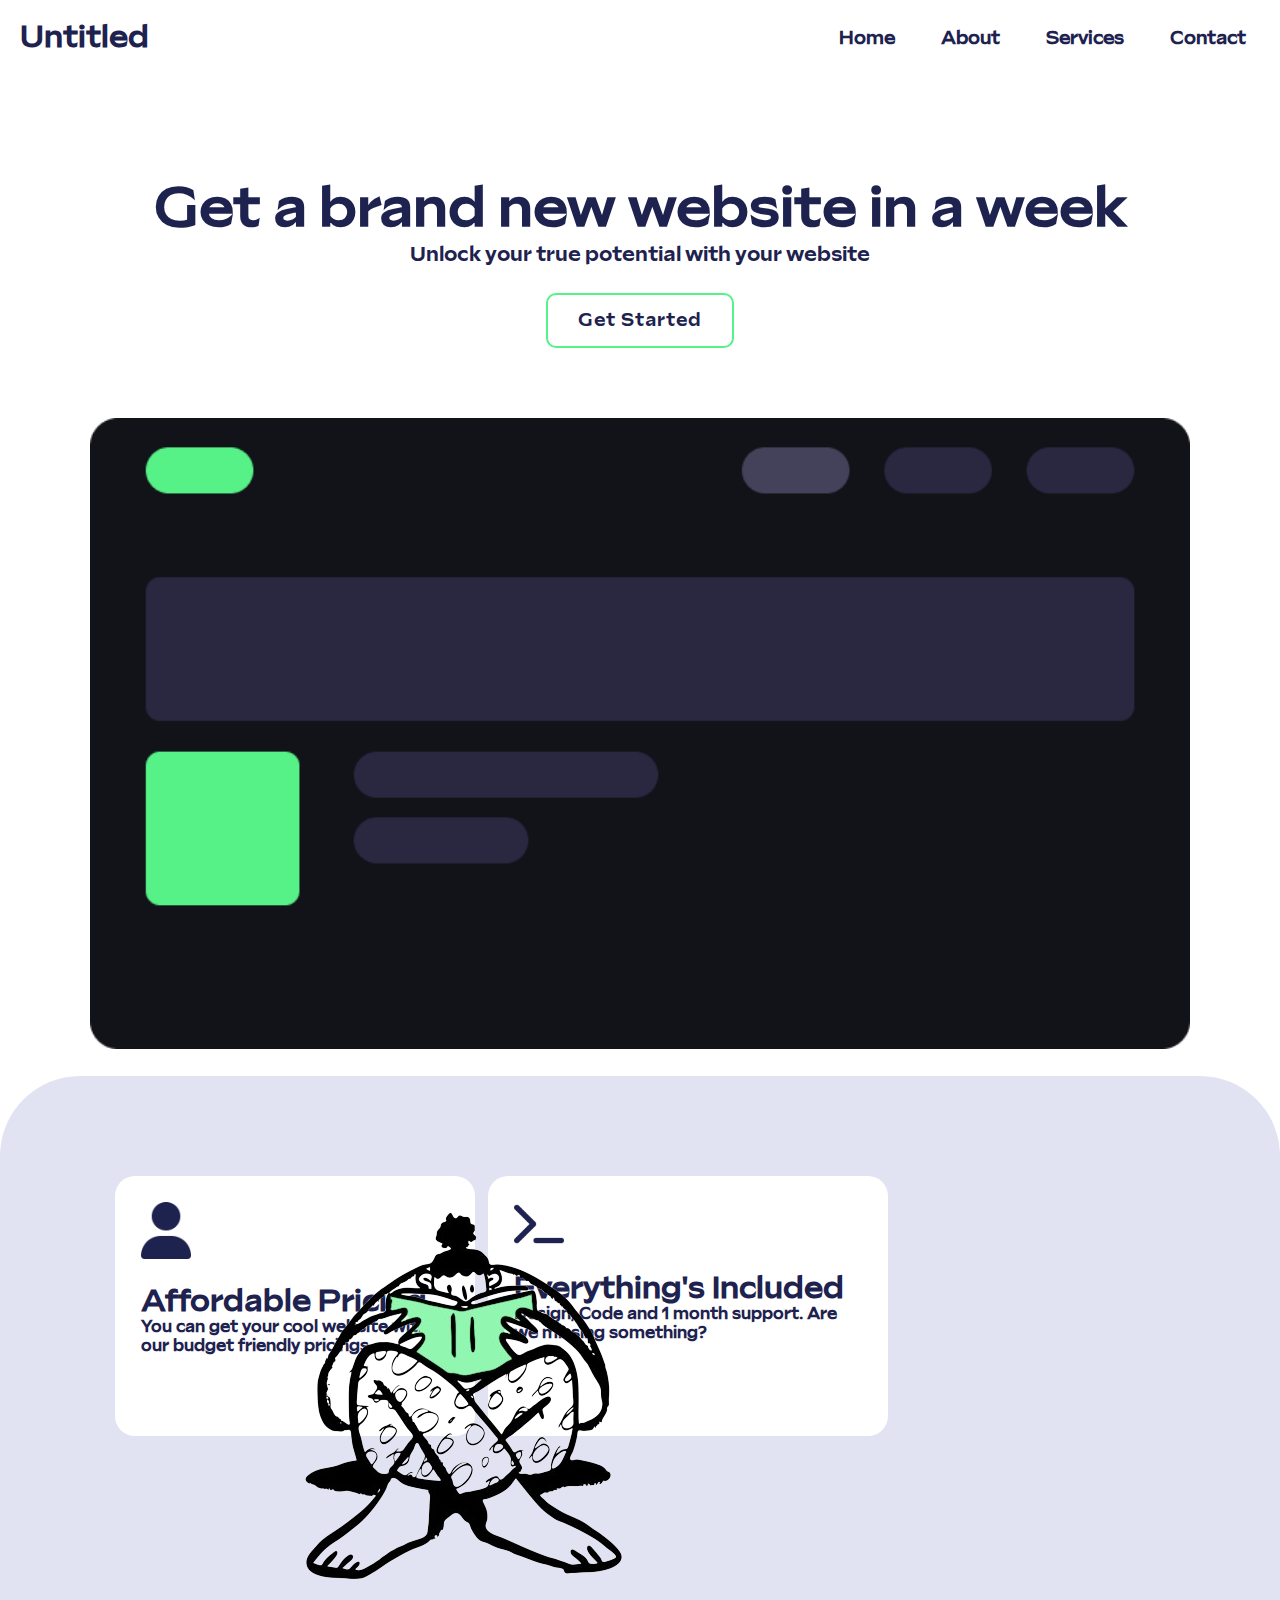
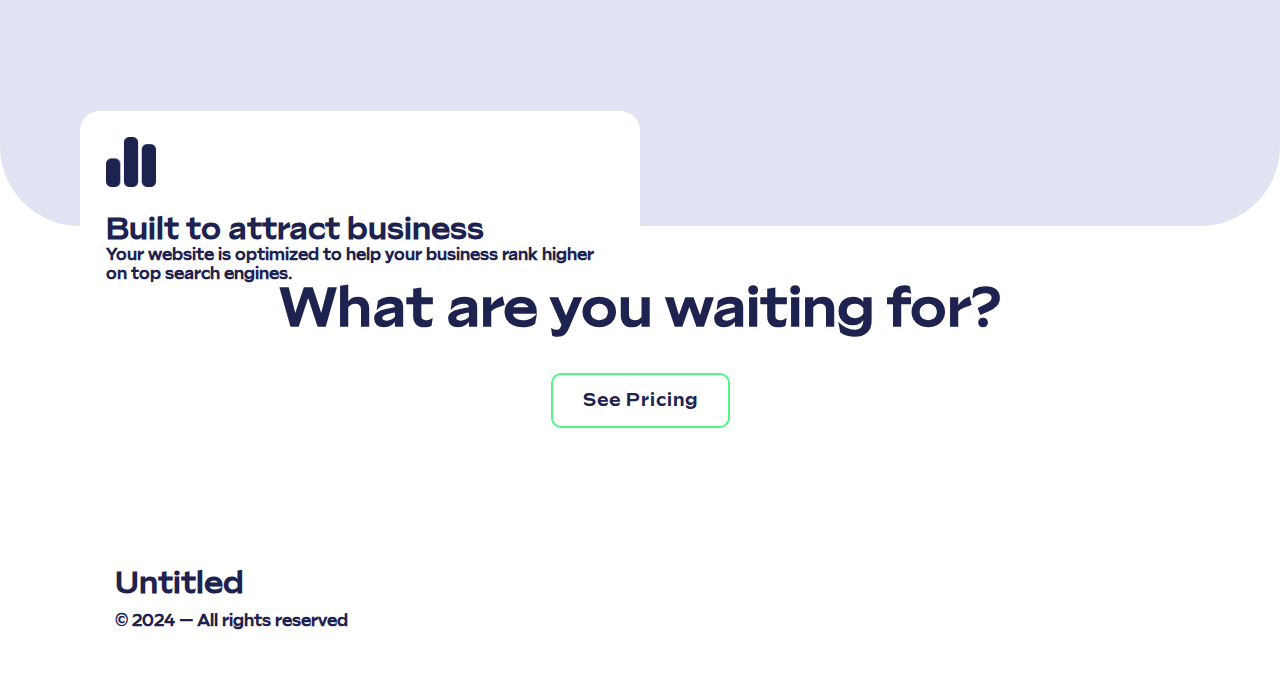
<file: index.html>
<!DOCTYPE html>
<html lang="en">
<head>
    <meta charset="UTF-8">
    <meta name="viewport" content="width=device-width, initial-scale=1.0">
    <link href="style.css" rel="stylesheet" type="text/css">
    <title>Untitled</title>
</head>
<body>
    <script src="index.js"></script>

     <!-- NAVBAR -->

    <nav class="navbar">
        <div class="logo">Untitled</div>

        <ul class="nav-links">
    
          <input type="checkbox" id="checkbox_toggle" />
          <label for="checkbox_toggle" class="hamburger">&#9776;</label>
    
          <div class="menu">
    
            <li><a href="#">Home</a></li>
            <li><a href="about.html">About</a></li>
            <li><a href="services.html">Services</a></li>
            <li><a href="contact.html">Contact</a></li>

          </div>
        </ul>
      </nav>

    <!-- HOME - 1 -->

    <div class="home-1">
      <h1 class="title-1">Get a brand new website in a week</h1>
      <p class="about-1">Unlock your true potential with your website</p>
      <a href="services.html"><button class="btn-1">Get Started</button></a>
      <img src="assets/Web-UI.png" class="web-ui">
    </div>

        <!-- HOME - 2 -->

    <div class="home-2">
      <div class="feature-1">
        <img src="assets/Image-1.png" class="Image-1">
        <h2 class="feature-title">Affordable Pricing</h2>
        <p class="feature-about">You can get your cool website with our budget friendly pricings</p>
      </div>
      <div class="feature-2">
        <img src="assets/Image-2.png" class="Image-2">
        <h2 class="feature-title">Everything's Included</h2>
        <p class="feature-about">Design, Code and 1 month support. Are we missing something?</p>
      </div>
      <div class="feature-3">
        <img src="assets/Image-3.png" class="Image-3">
        <h2 class="feature-title">Built to attract business</h2>
        <p class="feature-about">Your website is optimized to help your business rank higher on top search engines.</p>
      </div>
      <img src="assets/Image-4.png" class="Image-4">
    </div>

    <!-- HOME - 3 -->

    <div class="home-3">
      <h1 class="home-3-title">What are you waiting for?</h1>
      <a href="services.html"><button class="home-3-btn">See Pricing</button></a>
    </div>

    <!-- ENDING -->
     <footer>
    <div class="ending">
      <h2 class="ending-title">Untitled</h2>
      <p class="ending-text">© 2024 — All rights reserved</p>
    </div>
     </footer>
</body>
</html>
</file>
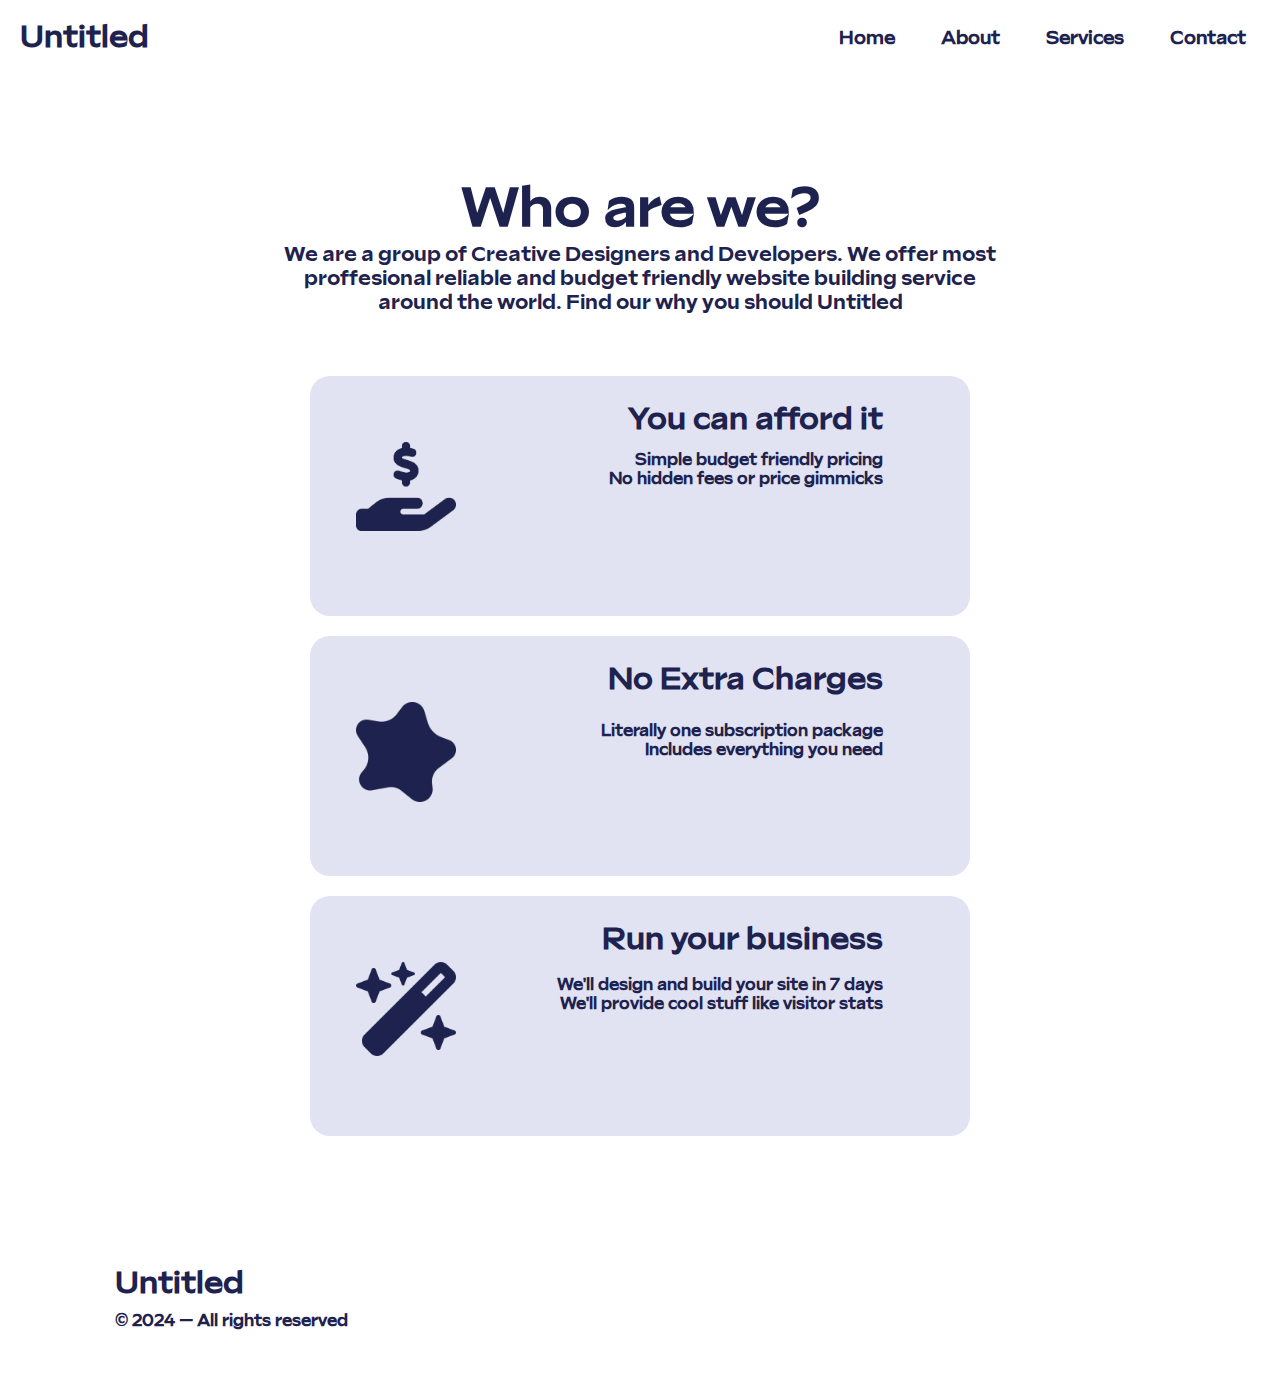
<file: about.html>
<!DOCTYPE html>
<html lang="en">
<head>
    <meta charset="UTF-8">
    <meta name="viewport" content="width=device-width, initial-scale=1.0">
    <link href="style.css" rel="stylesheet" type="text/css">
    <title>Untitled - About</title>
</head>
<body>
    <script src="index.js"></script>

     <!-- NAVBAR -->

    <nav class="navbar">
        <div class="logo">Untitled</div>

        <ul class="nav-links">
    
          <input type="checkbox" id="checkbox_toggle" />
          <label for="checkbox_toggle" class="hamburger">&#9776;</label>
    
          <div class="menu">
    
            <li><a href="index.html">Home</a></li>
            <li><a href="#">About</a></li>
            <li><a href="services.html">Services</a></li>
            <li><a href="contact.html">Contact</a></li>

          </div>
        </ul>
      </nav>

      <!-- ABOUT - 1 -->

      <div class="about-1">
        <h1 class="about-1-title">Who are we?</h1>
        <p class="about-1-about">We are a group of Creative Designers and Developers.
            We offer most<br>proffesional reliable and budget friendly website building service<br> around the world. Find
            our why you should Untitled</p>
      </div>

      <!-- ABOUT - 2 -->

      <div class="about-2">
        <div class="about-feature-1">
            <img src="assets/Image-5.png" class="Image-5">
            <h2 class="about-feature-title">You can afford it</h2>
            <p class="about-feature-about">Simple budget friendly pricing</p>
            <p class="about-feature-about">No hidden fees or price gimmicks</p>
      </div>
        <div class="about-feature-2">
            <img src="assets/Image-6.png" class="Image-6">
            <h2 class="about-feature-title">No Extra Charges</h2>
            <p class="about-feature-about">Literally one subscription package</p>
            <p class="about-feature-about">Includes everything you need</p>
      </div>
        <div class="about-feature-3">
            <img src="assets/Image-7.png" class="Image-7">
            <h2 class="about-feature-title">Run your business</h2>
            <p class="about-feature-about">We'll design and build your site in 7 days</p>
            <p class="about-feature-about">We'll provide cool stuff like visitor stats</p>
      </div>
    </div>

    <!-- ENDING -->
    <footer>
    <div class="ending">
        <h2 class="ending-title">Untitled</h2>
        <p class="ending-text">© 2024 — All rights reserved</p>
      </div>
    </footer>
</body>
</html>
</file>
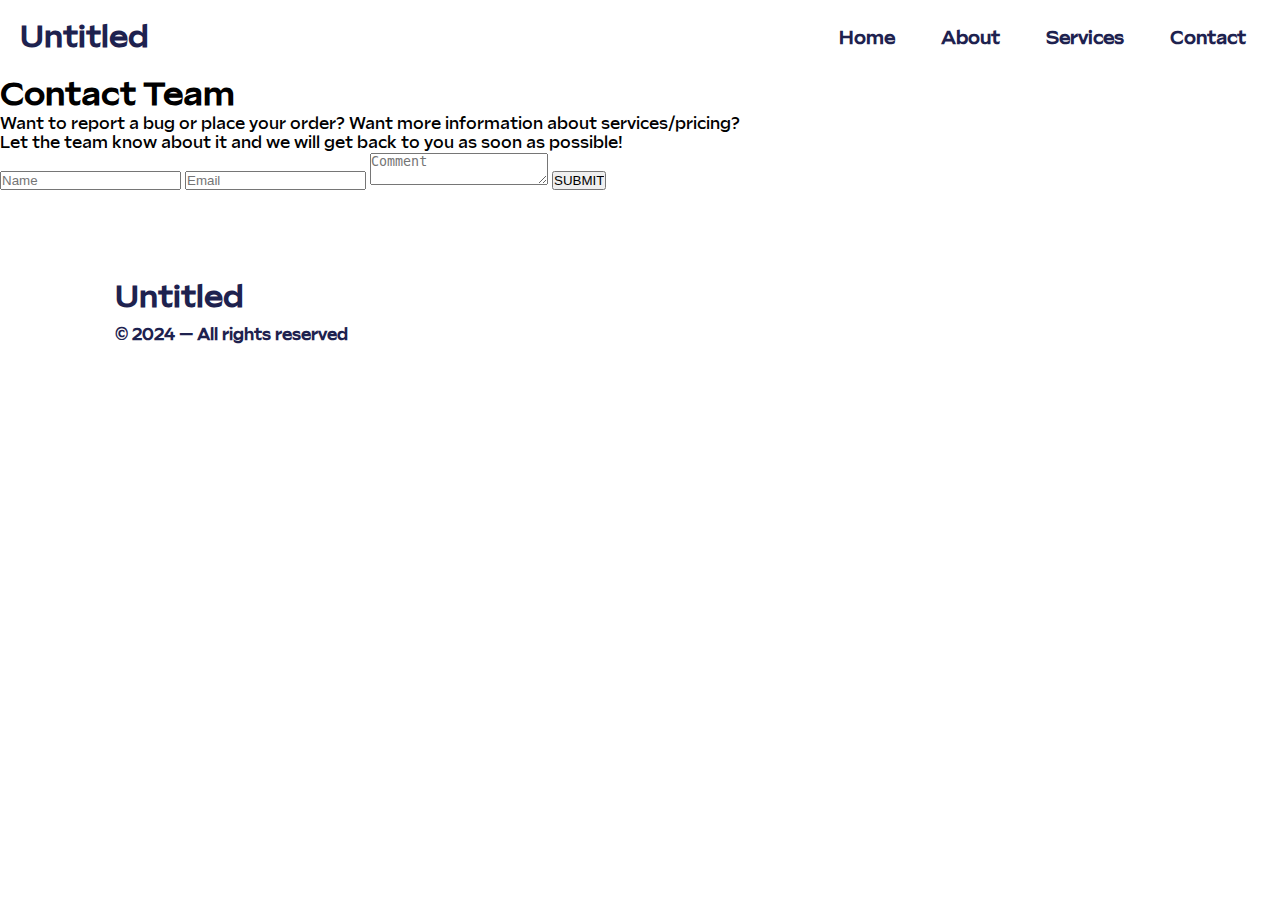
<file: contact.html>
<!DOCTYPE html>
<html lang="en">
<head>
    <meta charset="UTF-8">
    <meta name="viewport" content="width=device-width, initial-scale=1.0">
    <link href="style.css" rel="stylesheet" type="text/css">
    <title>Untitled - Contact</title>
</head>
<body>
    <script src="index.js"></script>

    <!-- NAVBAR -->

   <nav class="navbar">
       <div class="logo">Untitled</div>

       <ul class="nav-links">
   
         <input type="checkbox" id="checkbox_toggle" />
         <label for="checkbox_toggle" class="hamburger">&#9776;</label>
   
         <div class="menu">
   
           <li><a href="index.html">Home</a></li>
           <li><a href="about.html">About</a></li>
           <li><a href="services.html">Services</a></li>
           <li><a href="#">Contact</a></li>

         </div>
       </ul>
     </nav>

     <!-- CONTACT -->

     <div class="contact">
        <h1 class="contact-title">Contact Team</h1>
        <p class="contact-about">Want to report a bug or place your order? Want more information about services/pricing?<br>
         Let the team know about it and we will get back to you as soon as possible!</p>
     </div>
     <form action="https://api.web3forms.com/submit" method="POST"> 
        <input type="hidden" name="access_key" value="900164c8-d2ea-455a-a4e3-ab05c43c5d4b">     
        <input name="name" type="text" class="feedback-input" placeholder="Name" />   
        <input name="email" type="text" class="feedback-input" placeholder="Email" />
        <textarea name="text" class="feedback-input" placeholder="Comment"></textarea>
        <input type="submit" value="SUBMIT"/>
      </form>

    <!-- ENDING -->

    <div class="ending">
        <h2 class="ending-title">Untitled</h2>
        <p class="ending-text">© 2024 — All rights reserved</p>
      </div>
</body>
</html>
</file>
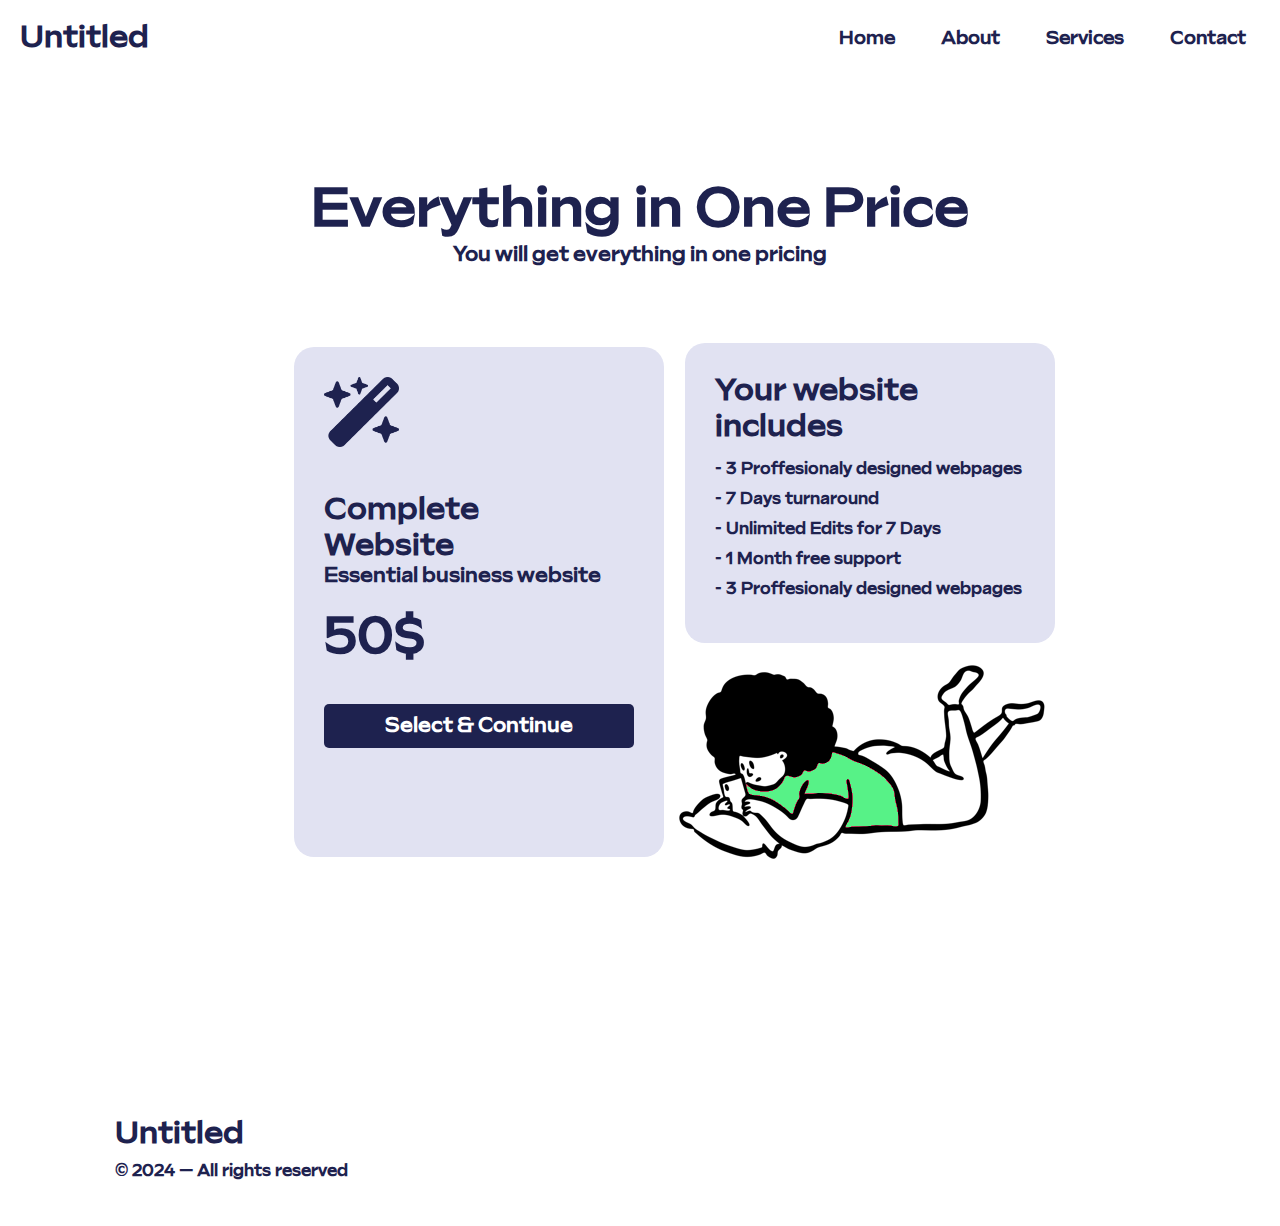
<file: services.html>
<!DOCTYPE html>
<html lang="en">
<head>
    <meta charset="UTF-8">
    <meta name="viewport" content="width=device-width, initial-scale=1.0">
    <link href="style.css" rel="stylesheet" type="text/css">
    <title>Untitled - Services</title>
</head>
<body>
    <script src="index.js"></script>

    <!-- NAVBAR -->

   <nav class="navbar">
       <div class="logo">Untitled</div>

       <ul class="nav-links">
   
         <input type="checkbox" id="checkbox_toggle" />
         <label for="checkbox_toggle" class="hamburger">&#9776;</label>
   
         <div class="menu">
   
           <li><a href="index.html">Home</a></li>
           <li><a href="about.html">About</a></li>
           <li><a href="#">Services</a></li>
           <li><a href="contact.html">Contact</a></li>

         </div>
       </ul>
     </nav>

     <!-- PRICING -->

     <div class="pricing">
        <h1 class="pricing-title">Everything in One Price</h1>
        <p class="pricing-about">You will get everything in one pricing</p>
        <div class="pricing-box">
            <img src="assets/Image-7.png" class="pricing-image">
            <h2 class="pricing-box-title">Complete Website</h2>
            <p class="pricing-box-about">Essential business website</p>
            <h2 class="price">50$</h2>
            <button class="purchase-btn">Select & Continue</button>
        </div>
        <div class="pricing-box-2">
            <h2 class="pricing-box-2-title">Your website includes</h2>
            <p class="pricing-box-2-text">- 3 Proffesionaly designed webpages</p>
            <p class="pricing-box-2-text">- 7 Days turnaround</p>
            <p class="pricing-box-2-text">- Unlimited Edits for 7 Days</p>
            <p class="pricing-box-2-text">- 1 Month free support</p>
            <p class="pricing-box-2-text">- 3 Proffesionaly designed webpages</p>
        </div>
        <img src="assets/Image-8.png" class="Image-8">
     </div>

         <!-- ENDING -->
<!-- Put the ending in a footer-->
    <footer>
    <div class="ending">
        <h2 class="ending-title">Untitled</h2>
        <p class="ending-text">© 2024 — All rights reserved</p>
      </div>
    </footer>
</body>
</html>
</file>
<file: style.css>
@font-face {
    font-family: Sculpin-Bold;
    src:url(fonts/Sculpin-Bold.ttf)
 }
 
 @font-face {
     font-family: Sculpin;
     src:url(fonts/Sculpin.ttf)
  }
 
  * {
    margin: 0;
    padding: 0;
    box-sizing: border-box;
  }
  
  body {
    font-family: Sculpin;
    background-color: #fff;
  }
 
  ::-webkit-scrollbar {
   width: 4px;
  }
 
  ::-webkit-scrollbar-track {
   box-shadow: inset 0 0 2px grey;
   border-radius: 10px;
  }
 
  ::-webkit-scrollbar-thumb {
   background: #57F287;
   border-radius: 10px;
  }
 
  /* NAVBAR */
  
  a {
    text-decoration: none;
  }
  
  li {
    list-style: none;
  }
 
 .navbar {
    display: flex;
    align-items: center;
    justify-content: space-between;
    padding: 20px;
    background-color: #fff;
    color: #1e224f;
  }
  
  .nav-links a {
    color: #1e224f;
    font-weight: bold;
  }
  
  .logo {
    font-size: 30px;
    font-weight: bold;
    cursor: pointer;
  }
  
  .menu {
    display: flex;
    gap: 1em;
    font-size: 18px;
  }
  
  .menu li {
    padding: 5px 14px;
  }
 
  a:hover {
   color: #57F287;
  }
 
 input[type=checkbox] {
    display: none;
  } 
 
  .hamburger {
    display: none;
    font-size: 24px;
    user-select: none;
    cursor: pointer;
  }
  
  @media (max-width: 768px) {
   .menu {
      display:none;
      position: absolute;
      background-color: #fff;
      right: 0;
      left: 0;
      text-align: center;
      padding: 16px 0;
    }
 
    .menu li + li {
      margin-top: 12px;
    }
  
    input[type=checkbox]:checked ~ .menu {
      display: block;
    }
  
    .hamburger {
      display: block;
    }
  }
 
  /* ENDING */
 
 .ending {
   height: 200px;
   width: 100%;
 }
 
 .ending-title {
   color: #1e224f;
   width: 200px;
   font-family: Sculpin;
   font-size: 30px;
   position: relative;
   top: 90px;
   left: 9%;
 }
 
 .ending-text {
   color: #1e224f;
   width: 300px;
   font-weight: bold;
   font: 16px;
   position: relative;
   top: 100px;
   left: 9%;
 }
 
 /* HOME */
 
  /* HOME - 1 */
 
 .home-1 {
   height: 1000px;
   width: 100%;
 }
 
 .title-1 {
   color: #1e224f;
   font-size: 55px;
   text-align: center;
   font-family: Sculpin;
   font-weight: bold;
   position: relative;
   top: 100px;
 }
 
 .about-1 {
   color: #1e224f;
   font-size: 20px;
   text-align: center;
   font-family: Sculpin-Bold;
   font-weight: bold;
   position: relative;
   top: 100px;
 }
 
 .btn-1 {
   position: relative;
   display: block;
   padding: 15px 30px;
   text-align: center;
   font-size: 18px;
   font-family: Sculpin-Bold;
   letter-spacing: 1px;
   text-decoration: none;
   position: relative;
   bottom: 150px;
   margin: auto;
   color: #1e224f;
   background: transparent;
   cursor: pointer;
   transition: ease-out 0.5s;
   border: 2px solid #57F287;
   border-radius: 10px;
   box-shadow: inset 0 0 0 0 #57F287;
 }
 
 .btn-1:hover {
   color: #fff;
   background-color: #57F287;
 }
 
 @media (max-width: 768px) {
   .home-1 {
     position: relative;
     top: 120px;
   }
 }
 
 .web-ui {
   position: relative;
   bottom: 80px;
   display: block;
   margin: auto;
   width: 1100px;
 }
 
 @media (max-width: 768px) {
   .web-ui {
     position: relative;
     top: 200px;
     width: 550px;
   }
 }
 
 
 /* HOME - 2 */
 
 .home-2 {
   height: 750px;
   width: 100%;
   background-color: #e1e2f2;
   border-radius: 80px;
 }
 
 .feature-title {
   font-size: 30px;
   color: #1e224f;
   font-family: Sculpin;
   position: relative;
   top: 20px;
 }
 
 .feature-about {
   font-size: 16px;
   font-weight: bold;
   color: #1e224f;
   position: relative;
   top: 18px;
 }
 
 .feature-1 {
   background-color: #fff;
   height: 260px;
   padding: 26px;
   width: 360px;
   position: relative;
   float: left;
   left: 9%;
   top: 100px;
   border-radius: 20px;
   transition: ease-out 0.5s;
 }
 
 .Image-1 {
   width: 50px;
 }
 
 .feature-2 {
   background-color: #fff;
   height: 260px;
   padding: 26px;
   width: 400px;
   position: relative;
   float: left;
   left: 10%;
   top: 100px;
   border-radius: 20px;
   transition: ease-out 0.5s;
 }
 
 .Image-2 {
   width: 50px;
 }
 
 .feature-3 {
   background-color: #fff;
   height: 260px;
   padding: 26px;
   width: 560px;
   position: relative;
   float: right;
   right: 50%;
   top: 375px;
   border-radius: 20px;
   transition: ease-out 0.5s;
 }
 
 .Image-3 {
   width: 50px;
 }
 
 .Image-4 {
   position: relative;
   float: right;
   right: 6%;
   bottom: 140px;
 }
 
 .feature-1:hover {
   transform: scale(1.03);
   cursor: pointer;
 }
 
 .feature-2:hover {
   transform: scale(1.03);
   cursor: pointer;
 }
 
 .feature-3:hover {
   transform: scale(1.03);
   cursor: pointer;
 }
 
 /* HOME - 3 */
 
 .home-3 {
   height: 250px;
   width: 100%;
 }
 
 .home-3-title {
   color: #1e224f;
   text-align: center;
   font-family: Sculpin;
   font-size: 55px;
   position: relative;
   top: 50px;
   font-weight: bold;
 }
 
 .home-3-btn {
   position: relative;
   display: block;
   padding: 15px 30px;
   text-align: center;
   font-size: 18px;
   font-family: Sculpin-Bold;
   letter-spacing: 1px;
   text-decoration: none;
   position: relative;
   top: 80px;
   margin: auto;
   color: #1e224f;
   background: transparent;
   cursor: pointer;
   transition: ease-out 0.5s;
   border: 2px solid #57F287;
   border-radius: 10px;
   box-shadow: inset 0 0 0 0 #57F287;
 }
 
 .home-3-btn:hover {
   color: #fff;
   background-color: #57F287;
 }
 
 /* ABOUT */
 
 /* ABOUT - 1 */
 
 .about-1 {
   height: 300px;
   width: 100%;
 }
 
 .about-1-title {
   color: #1e224f;
   text-align: center;
   font-size: 55px;
   font-weight: bold;
   font-family: Sculpin;
 }
 
 .about-1-about {
   color: #1e224f;
   text-align: center;
   font-size: 20px;
 }
 
 /* ABOUT - 2 */
 
 .about-2 {
   height: 800px;
   width: 100%;
 }
 
 .about-feature-1:hover {
   transform: scale(1.05);
   cursor: pointer;
 }
 
 .about-feature-2:hover {
   transform: scale(1.05);
   cursor: pointer;
 }
 
 .about-feature-3:hover {
   transform: scale(1.05);
   cursor: pointer;
 }
 
 .about-feature-title {
   position: relative;
   font-size: 30px;
   font-weight: bold;
   font-family: Sculpin;
   color: #1e224f;
   float: right;
   right: 10%;
 }
 
 .about-feature-about {
   position: relative;
   width: 500px;
   text-align: right;
   font-size: 16px;
   font-weight: bold;
   color: #1e224f;
   float: right;
   right: 10%;
   bottom: 45px;
 }
 
 .about-feature-1 {
   background-color: #e1e2f2;
   display: block;
   margin: auto;
   height: 240px;
   padding: 26px;
   width: 660px;
   position: relative;
   border-radius: 20px;
   transition: ease-out 0.5s;
 }
 
 .Image-5 {
   width: 100px;
   position: relative;
   left: 20px;
   top: 40px;
 }
 
 .about-feature-2 {
   background-color: #e1e2f2;
   display: block;
   margin: auto;
   height: 240px;
   padding: 26px;
   width: 660px;
   position: relative;
   top: 20px;
   border-radius: 20px;
   transition: ease-out 0.5s;
 }
 
 .Image-6 {
   width: 100px;
   position: relative;
   top: 40px;
   left: 20px;
 }
 
 .about-feature-3 {
   background-color: #e1e2f2;
   display: block;
   margin: auto;
   height: 240px;
   padding: 26px;
   width: 660px;
   position: relative;
   top: 40px;
   border-radius: 20px;
   transition: ease-out 0.5s;
 }
 
 .Image-7 {
   width: 100px;
   position: relative;
   left: 20px;
   top: 40px;
 }
 
 /* SERVICES */
 
 .pricing {
   height: 950px;
   width: 100%;
 }
 
 .pricing-title {
   color: #1e224f;
   font-size: 55px;
   font-weight: bold;
   font-family: Sculpin;
   text-align: center;
   position: relative;
   top: 100px;
 }
 
 .pricing-about {
   color: #1e224f;
   font-size: 20px;
   font-weight: bold;
   text-align: center;
   position: relative;
   top: 100px;
 }
 
 .pricing-box {
   padding: 30px;
   height: 510px;
   width: 370px;
   border-radius: 20px;
   position: relative;
   left: 23%;
   top: 180px;
   transition: ease-out 0.5s;
   background-color: #e1e2f2;
 }
 
 .pricing-image {
   height: 70px;
 }
 
 .pricing-box-title {
   color: #1e224f;
   font-size: 30px;
   width: 200px;
   position: relative;
   top: 40px;
   font-weight: bold;
   font-family: Sculpin;
 }
 
 .pricing-box-about {
   color: #1e224f;
   font-size: 20px;
   position: relative;
   top: 40px;
   font-weight: bold;
 }
 
 .price {
   color: #1e224f;
   font-size: 50px;
   width: 200px;
   position: relative;
   top: 60px;
   font-weight: bold;
   font-family: Sculpin;
 }
 
 .purchase-btn {
   font-family: Sculpin;
   width: 100%;
   background:#1e224f;
   border-radius:5px;
   border:0;
   cursor:pointer;
   position: relative;
   top: 100px;
   color: white;
   font-size: 20px;
   padding-top:10px;
   padding-bottom:10px;
   transition: all 0.3s;
   margin-top:-4px;
   font-weight:700;
 }
 
 .purchase-btn:hover {
   background-color: #57F287;
 }
 
 .pricing-box-2 {
   padding: 30px;
   height: 300px;
   width: 370px;
   border-radius: 20px;
   position: relative;
   left: 53.5%;
   bottom: 334px;
   transition: ease-out 0.5s;
   background-color: #e1e2f2;
 }
 
 .pricing-box-2-title {
   color: #1e224f;
   font-size: 30px;
   font-weight: bold;
   font-family: Sculpin;
 }
 
 .pricing-box-2-text {
   color: #1e224f;
   font-size: 16px;
   position: relative;
   top: 15px;
   height: 30px;
   font-weight: bold;
 }
 
 .Image-8 {
   position: relative;
   float: right;
   right: 17%;
   bottom: 330px;
 }
 
 .Image-9 {
   position: relative;
   width: 700px;
   bottom: 80px;
   left: 30%;
 }
 
 .pricing-box:hover {
   cursor: pointer;
   transform: scale(1.05);
 }
 
 .pricing-box-2:hover {
   cursor: pointer;
   transform: scale(1.05);
 }
/* Responsive code for the service page for small mobile phones*/
@media (max-width: 768px) {
  .pricing-box,
  .pricing-box-2 {
      width: 35%;
      height: 50%;
 
 /* CONTACT */
 
 .contact {
   height: 100px;
   width: 100%;
 }
 
 .contact-title {
   color: #1e224f;
   position: relative;
   top: 50px;
   text-align: center;
   font-size: 55px;
   font-weight: bold;
   font-family: Sculpin;
 }
 
 .contact-about {
   color: #1e224f;
   position: relative;
   top:50px;
   font-size: 20px;
   text-align: center;
   font-weight: bold;
 }
 
 form { max-width:420px; margin:50px auto; }
 
 form {
   position: relative;
   top: 80px;
 }
 
 .feedback-input {
   color:#1e224f;
   font-family: Sculpin;
   font-weight:500;
   font-size: 18px;
   border-radius: 5px;
   line-height: 22px;
   background-color: transparent;
   border:2px solid #57F287;
   transition: all 0.3s;
   padding: 13px;
   margin-bottom: 15px;
   width:100%;
   box-sizing: border-box;
   outline:0;
 }
 
 .feedback-input:focus { border:2px solid #1e224f; }
 
 textarea {
   height: 150px;
   line-height: 150%;
   resize:vertical;
 }
 
 [type="submit"] {
   font-family: Sculpin;
   width: 100%;
   background:#57F287;
   border-radius:5px;
   border:0;
   cursor:pointer;
   color:white;
   font-size:24px;
   padding-top:10px;
   padding-bottom:10px;
   transition: all 0.3s;
   margin-top:-4px;
   font-weight:700;
 }
 [type="submit"]:hover { background:#1e224f; }
 
 /* RESPONSIVENESS */
 
 /* ABOUT */
</file>
